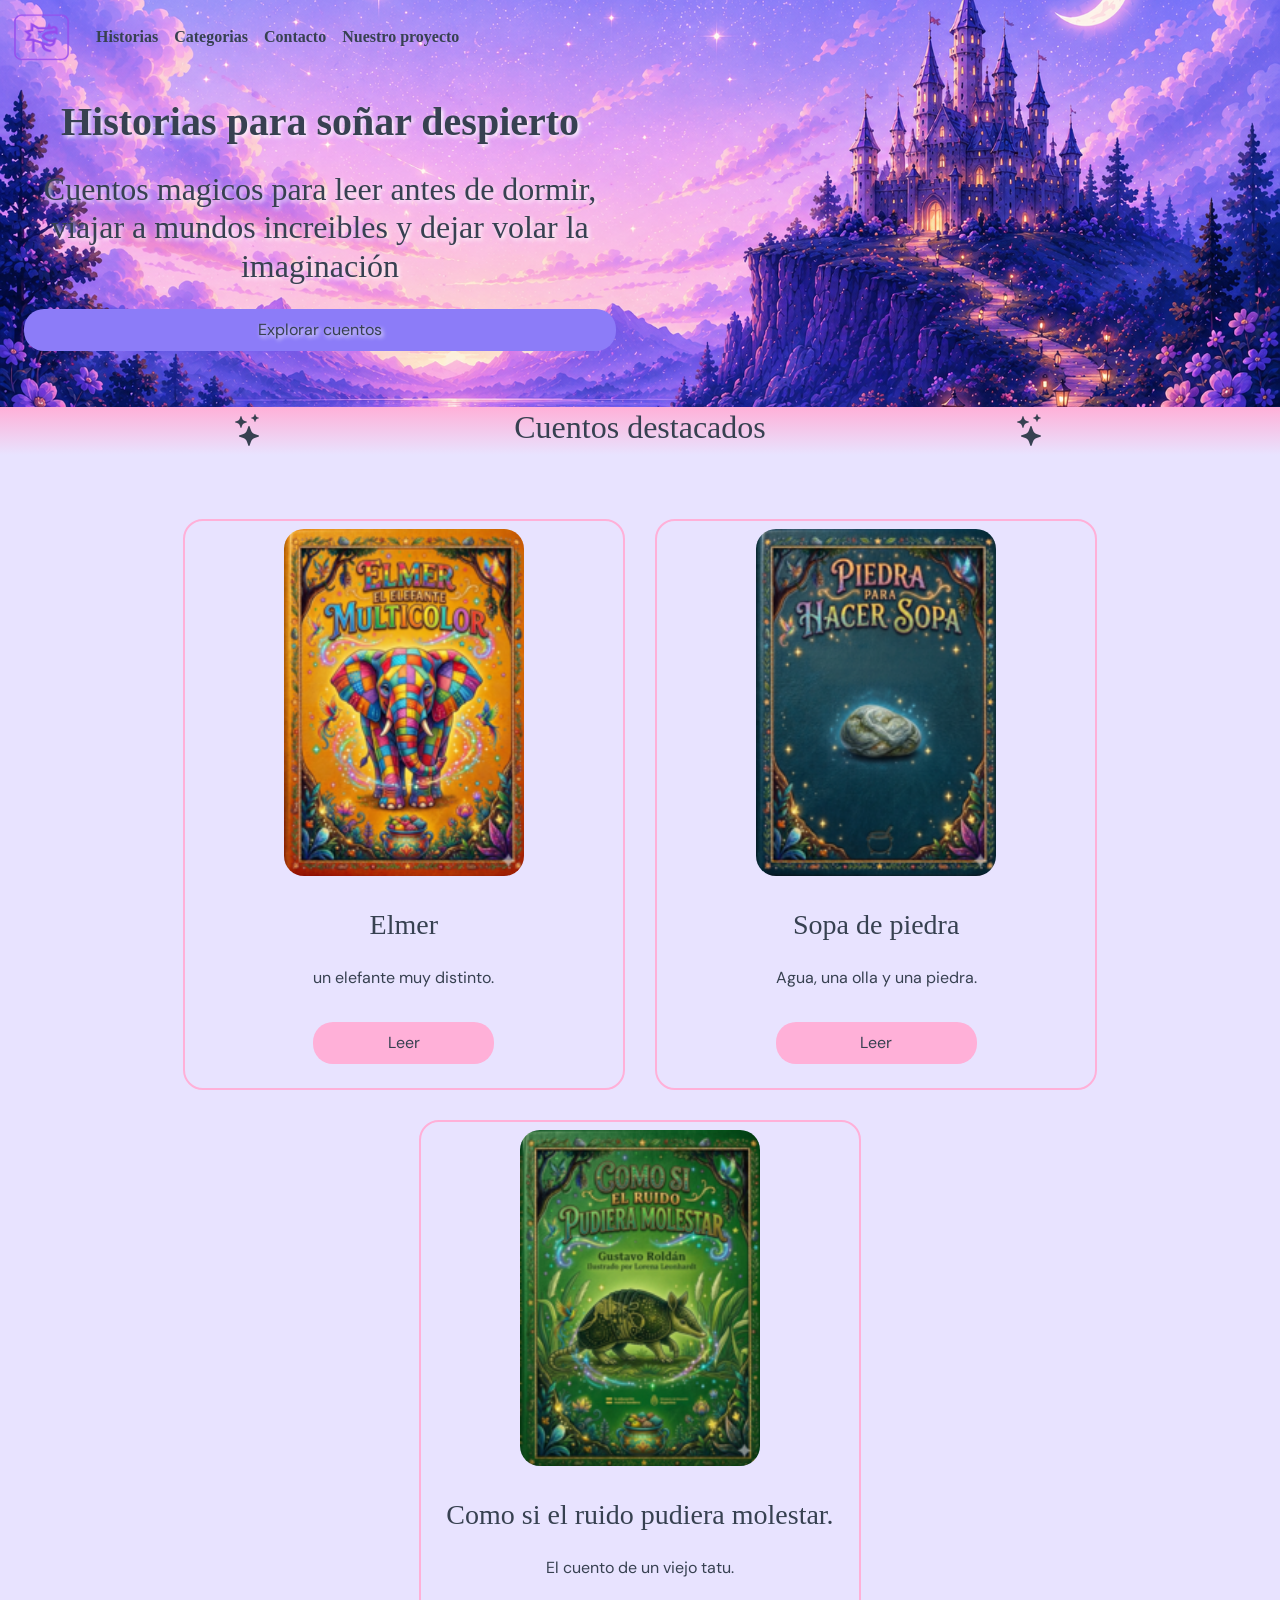
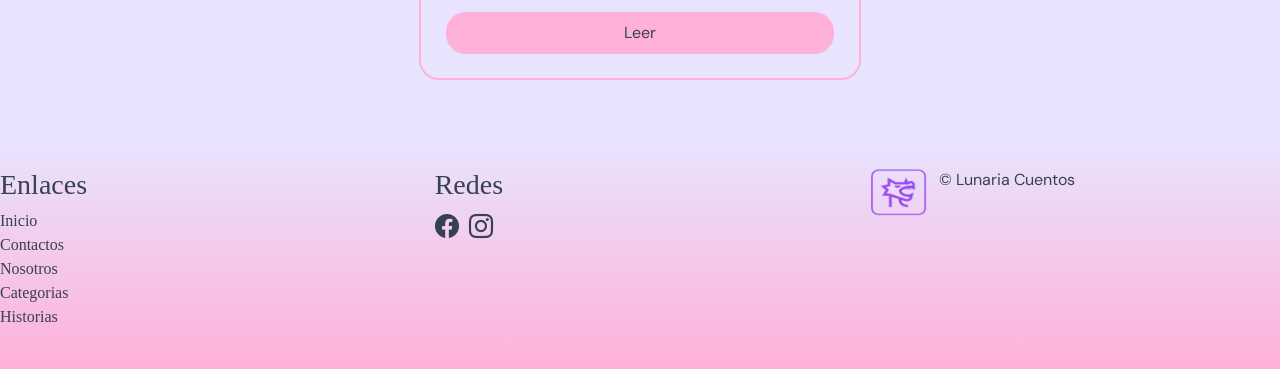
<file: index.html>
<!DOCTYPE html>
<html lang="en">

<head>
    <meta charset="UTF-8">
    <meta name="viewport" content="width=device-width, initial-scale=1.0">
    <meta name="description" content="Lunaria es un sitio de cuentos para todas las edades donde encontrarás historias de fantasía, naturaleza, animales, universo y clásicos. Descubre relatos llenos de imaginación y magia.">
     <meta name="keywords" content="Lunaria, cuentos, cuentos infantiles, cuentos para dormir, historias, lectura, imaginación, cuentos mágicos, cuentos online, cuentos para niños">
    <!-- bootstrap -->
    <link href="https://cdn.jsdelivr.net/npm/bootstrap@5.3.8/dist/css/bootstrap.min.css" rel="stylesheet"
        integrity="sha384-sRIl4kxILFvY47J16cr9ZwB07vP4J8+LH7qKQnuqkuIAvNWLzeN8tE5YBujZqJLB" crossorigin="anonymous">

    <!-- icon -->
    <link rel="stylesheet" href="https://cdn.jsdelivr.net/npm/bootstrap-icons@1.13.1/font/bootstrap-icons.min.css">

    <!-- my style -->
    <link rel="stylesheet" href="./style/style.css">

    <title>Lunaria | Cuentos llenos de magia e imaginación</title>
</head>

<body class="home">

    <header class="background-home ">
        <!-- navbar -->
        <nav class="navbar navbar-expand-lg ">
            <div class="container-fluid">
                <a class="navbar-brand" href="./index.html"><img
                        src="./img/Lunaria-Cuentos-1779578333157/logo nab (1).png" alt="" width="60" height="48"></a>
                <button class="navbar-toggler" type="button" data-bs-toggle="collapse"
                    data-bs-target="#navbarTogglerDemo02" aria-controls="navbarTogglerDemo02" aria-expanded="false"
                    aria-label="Toggle navigation">
                    <span class="navbar-toggler-icon"></span>
                </button>
                <div class="collapse navbar-collapse " id="navbarTogglerDemo02">
                    <ul class="navbar-nav me-auto mb-2 mb-lg-0">
                        <li class="nav-item">
                            <a class="nav-link" href="./page/stories.html">Historias</a>
                        </li>
                        <li class="nav-item">
                            <a class="nav-link" href="./page/category.html">Categorias</a>
                        </li>
                        <li class="nav-item">
                            <a class="nav-link" href="./page/contac.html">Contacto</a>
                        </li>
                        <li class="nav-item">
                            <a class="nav-link" href="./page/project.html">Nuestro proyecto</a>
                        </li>
                    </ul>

                </div>
            </div>
        </nav>

        <!-- hero -->

        <section class="hero">

            <h1>Historias para soñar despierto</h1>
            <h2> Cuentos magicos para leer antes de dormir, viajar a mundos increibles y dejar volar la imaginación</h2>
            <a class="hero-button" href="./page/stories.html"> Explorar cuentos</a>
        </section>



    </header>

    <main>
        <!-- cards -->

        <section class="card-titulo">
            <i class="bi bi-stars card-icon"></i>
            <h2>Cuentos destacados</h2>
            <i class="bi bi-stars card-icon"></i>
        </section>

        <section class="card-content">

            <article class="card">
                <img src="./img/tapas de cuentos/elmer(1).png" class="card-img"
                    alt=" CUENTO DE ELMER UN ELEFANTE MULTICOLOR">
                <div class="card-body">
                    <h3>Elmer</h3>
                    <p>un elefante muy distinto.</p>
                    <a class="card-button" href="/page/stories.html#cuento-elmer">Leer</a>
                </div>
            </article>

            <article class="card">
                <img src="./img/tapas de cuentos/sopa(1).png" class="card-img" alt="CUENTO SOPA DE PIEDRA">
                <div class="card-body">
                    <h3>Sopa de piedra</h3>
                    <p> Agua, una olla y una piedra.</p>
                    <a class="card-button"  href="/page/stories.html#sopa-de-piedra">Leer</a>
                </div>
            </article>

            <article class="card">
                <img src="./img/tapas de cuentos/ruido(1).png" class="card-img"
                    alt=" CUENTO COMO SI EL RUIDO PUDIERA MOLESTAR">
                <div class="card-body">
                    <h3>Como si el ruido pudiera molestar.</h3>
                    <p> El cuento de un viejo tatu.</p>
                    <a class="card-button" href="/page/stories.html#cuento-ruido">Leer</a>
                </div>
            </article>


        </section>



    </main>

    <footer class="global-footer  py-4">
        <div class="row">

            <!-- SECCIÓN ENLACES -->
            <section class="enlases-footer col-12 col-md-4 mb-3 mb-md-0">

                <h3 class="d-flex justify-content-start align-items-center" data-bs-toggle="collapse"
                    data-bs-target="#collapseEnlaces" role="button" aria-expanded="false">
                    Enlaces
                    <span class="d-md-none">▾</span>
                </h3>

                
                <div class="collapse d-md-block" id="collapseEnlaces">
                    <ul class="link-footer list-unstyled mt-2">
                        <li><a href="./index.html" class="text-decoration-none">Inicio</a></li>
                        <li><a href="./page/contac.html" class="text-decoration-none">Contactos</a></li>
                        <li><a href="./page/project.html" class="text-decoration-none">Nosotros</a></li>
                        <li><a href="./page/category.html" class="text-decoration-none">Categorias</a></li>
                        <li><a href="./page/stories.html" class="text-decoration-none">Historias</a></li>
                    </ul>
                </div>
            </section>


            <section class="redes-footer col-12 col-md-4 mb-3 mb-md-0">

                <h3>Redes</h3>

                <ul class="iconos-footer ">
                    <li><a href="https://www.facebook.com/" target="_blank"><i class="bi bi-facebook fs-4"></i></a></li>
                    <li><a href="https://www.instagram.com/" target="_blank"><i class="bi bi-instagram fs-4"></i></a>
                    </li>
                </ul>

            </section>


            <section class="logo-footer col-12 col-md-4 text-md-end text-center mt-3 mt-md-0">

                <img src="./img/Lunaria-Cuentos-1779578333157/logo nab (1).png" alt="LOGO DE LUNARIA" width="60"
                    height="48">
                <p class="mb-1">© Lunaria Cuentos</p>

            </section>

        </div>
    </footer>


    <script src="https://cdn.jsdelivr.net/npm/bootstrap@5.3.8/dist/js/bootstrap.bundle.min.js"
        integrity="sha384-FKyoEForCGlyvwx9Hj09JcYn3nv7wiPVlz7YYwJrWVcXK/BmnVDxM+D2scQbITxI"
        crossorigin="anonymous"></script>
</body>

</html>
</file>
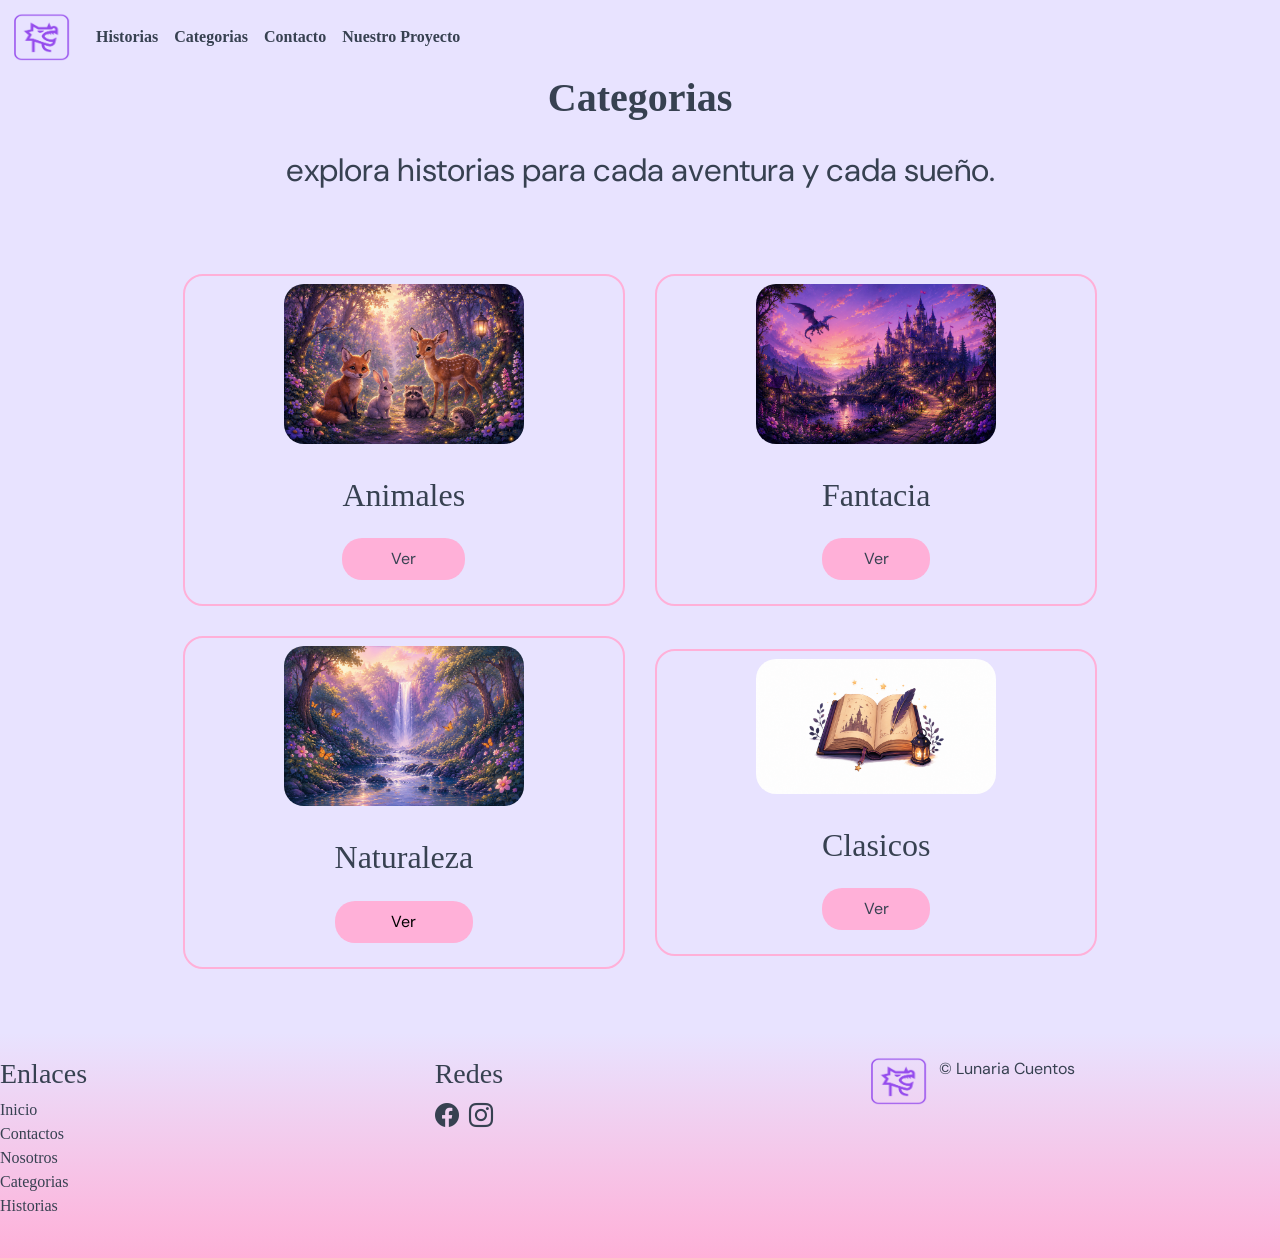
<file: page/category.html>
<!DOCTYPE html>
<html lang="en">

<head>
    <meta charset="UTF-8">
    <meta name="viewport" content="width=device-width, initial-scale=1.0">
    <meta name="description"content="Descubre cuentos organizados por categorías como Fantasía, Naturaleza, Animales y Clásicos para encontrar tu próxima historia favorita.">
    <meta name="keywords" content="cuentos, categorías, fantasía, naturaleza, animales, clásicos">
    <meta name="keywords"
        content="categorías de cuentos, cuentos de fantasía, cuentos de naturaleza, cuentos de animales, , cuentos clásicos, ">
    <!-- bootstrap -->
    <link href="https://cdn.jsdelivr.net/npm/bootstrap@5.3.8/dist/css/bootstrap.min.css" rel="stylesheet"
        integrity="sha384-sRIl4kxILFvY47J16cr9ZwB07vP4J8+LH7qKQnuqkuIAvNWLzeN8tE5YBujZqJLB" crossorigin="anonymous">
    <!-- iconos -->
    <link rel="stylesheet" href="https://cdn.jsdelivr.net/npm/bootstrap-icons@1.13.1/font/bootstrap-icons.min.css">
    <!-- my style -->
    <link rel="stylesheet" href="../style/style.css">
    <title>Categorías de cuentos | Lunaria</title>
</head>

<body>
    <header>
        <nav class="navbar navbar-expand-lg nav-page ">
            <div class="container-fluid">
                <a class="navbar-brand" href="../index.html"><img
                        src="../img/Lunaria-Cuentos-1779578333157/logo nab (1).png" alt=" LOGO LUNARIA" width="60"
                        height="48"></a>
                <button class="navbar-toggler" type="button" data-bs-toggle="collapse"
                    data-bs-target="#navbarTogglerDemo02" aria-controls="navbarTogglerDemo02" aria-expanded="false"
                    aria-label="Toggle navigation">
                    <span class="navbar-toggler-icon"></span>
                </button>
                <div class="collapse navbar-collapse " id="navbarTogglerDemo02">
                    <ul class="navbar-nav me-auto mb-2 mb-lg-0">
                        <li class="nav-item">
                            <a class="nav-link nav-enlase" href="./stories.html">Historias</a>
                        </li>
                        <li class="nav-item">
                            <a class="nav-link nav-enlase" href="./category.html">Categorias</a>
                        </li>
                        <li class="nav-item">
                            <a class="nav-link nav-enlase" href="./contac.html">Contacto</a>
                        </li>
                        <li class="nav-item">
                            <a class="nav-link nav-enlase" href="./project.html">Nuestro Proyecto</a>
                        </li>
                    </ul>

                </div>
            </div>
        </nav>
    </header>
    <main>
        <section class="category-titulo">
            <h1>Categorias</h1>
            <p> explora historias para cada aventura y cada sueño.</p>
        </section>

        <section class="card-content">
            <article class="card">
                <img src="../img/categorias/animales.png" alt="CATEGORIA CUENTOS DE ANIMALES" class="card-img ">
                <div class="card-body">
                    <h2>Animales</h2>
                    <a class="card-button" href="stories.html#cuento-ruido">Ver</a>
                </div>
            </article>

            <article class="card">
                <img src="../img/categorias/fantacia.png" alt="CATEGORIA CUENTOS DE FANTACIA" class="card-img ">

                <div class="card-body">
                    <h2>Fantacia</h2>
                    <a class="card-button" href="stories.html#cuento-elmer">Ver</a>
                </div>
            </article>

            <article class="card">
                <img src="../img/categorias/naturaleza.png" alt="CATEGORIA CUENTOS SOBRE LA NATURALEZA"
                    class="card-img ">
                <div class="card-body">
                    <h2>Naturaleza</h2>
                    <button class="card-button">Ver</button>
                </div>
            </article>

            <article class="card">
                <img src="../img/categorias/clasicos.png" alt="CATEGORIA CUENTOS CLASICOS" class="card-img ">
                <div class="card-body">
                    <h2>Clasicos</h2>
                    <a class="card-button" href="stories.html#sopa-de-piedra">Ver</a>
                </div>
            </article>


        </section>


    </main>

    <footer class="global-footer  py-4">
        <div class="row">

            <!-- SECCIÓN ENLACES -->
            <section class="enlases-footer col-12 col-md-4 mb-3 mb-md-0">

                <h3 class="d-flex justify-content-start align-items-center" data-bs-toggle="collapse"
                    data-bs-target="#collapseEnlaces" role="button" aria-expanded="false">
                    Enlaces
                    <span class="d-md-none">▾</span>
                </h3>


                <div class="collapse d-md-block" id="collapseEnlaces">
                    <ul class="link-footer list-unstyled mt-2">
                        <li><a href="../index.html" class="text-decoration-none">Inicio</a></li>
                        <li><a href="./contac.html" class="text-decoration-none">Contactos</a></li>
                        <li><a href="./project.html" class="text-decoration-none">Nosotros</a></li>
                        <li><a href="./category.html" class="text-decoration-none">Categorias</a></li>
                        <li><a href="./stories.html" class="text-decoration-none">Historias</a></li>
                    </ul>
                </div>
            </section>

            <!-- SECCION REDES -->
            <section class="redes-footer col-12 col-md-4 mb-3 mb-md-0">

                <h3>Redes</h3>

                <ul class="iconos-footer ">
                    <li><a href="https://www.facebook.com/" target="_blank"><i class="bi bi-facebook fs-4"></i></a></li>
                    <li><a href="https://www.instagram.com/" target="_blank"><i class="bi bi-instagram fs-4"></i></a>
                    </li>
                </ul>

            </section>


            <section class="logo-footer col-12 col-md-4 text-md-end text-center mt-3 mt-md-0">

                <img src="../img/Lunaria-Cuentos-1779578333157/logo nab (1).png" alt="LOGO DE LUNARIA" width="60"
                    height="48">
                <p class="mb-1">© Lunaria Cuentos</p>

            </section>

        </div>
    </footer>


    <script src="https://cdn.jsdelivr.net/npm/bootstrap@5.3.8/dist/js/bootstrap.bundle.min.js"
        integrity="sha384-FKyoEForCGlyvwx9Hj09JcYn3nv7wiPVlz7YYwJrWVcXK/BmnVDxM+D2scQbITxI"
        crossorigin="anonymous"></script>
</body>

</html>
</file>
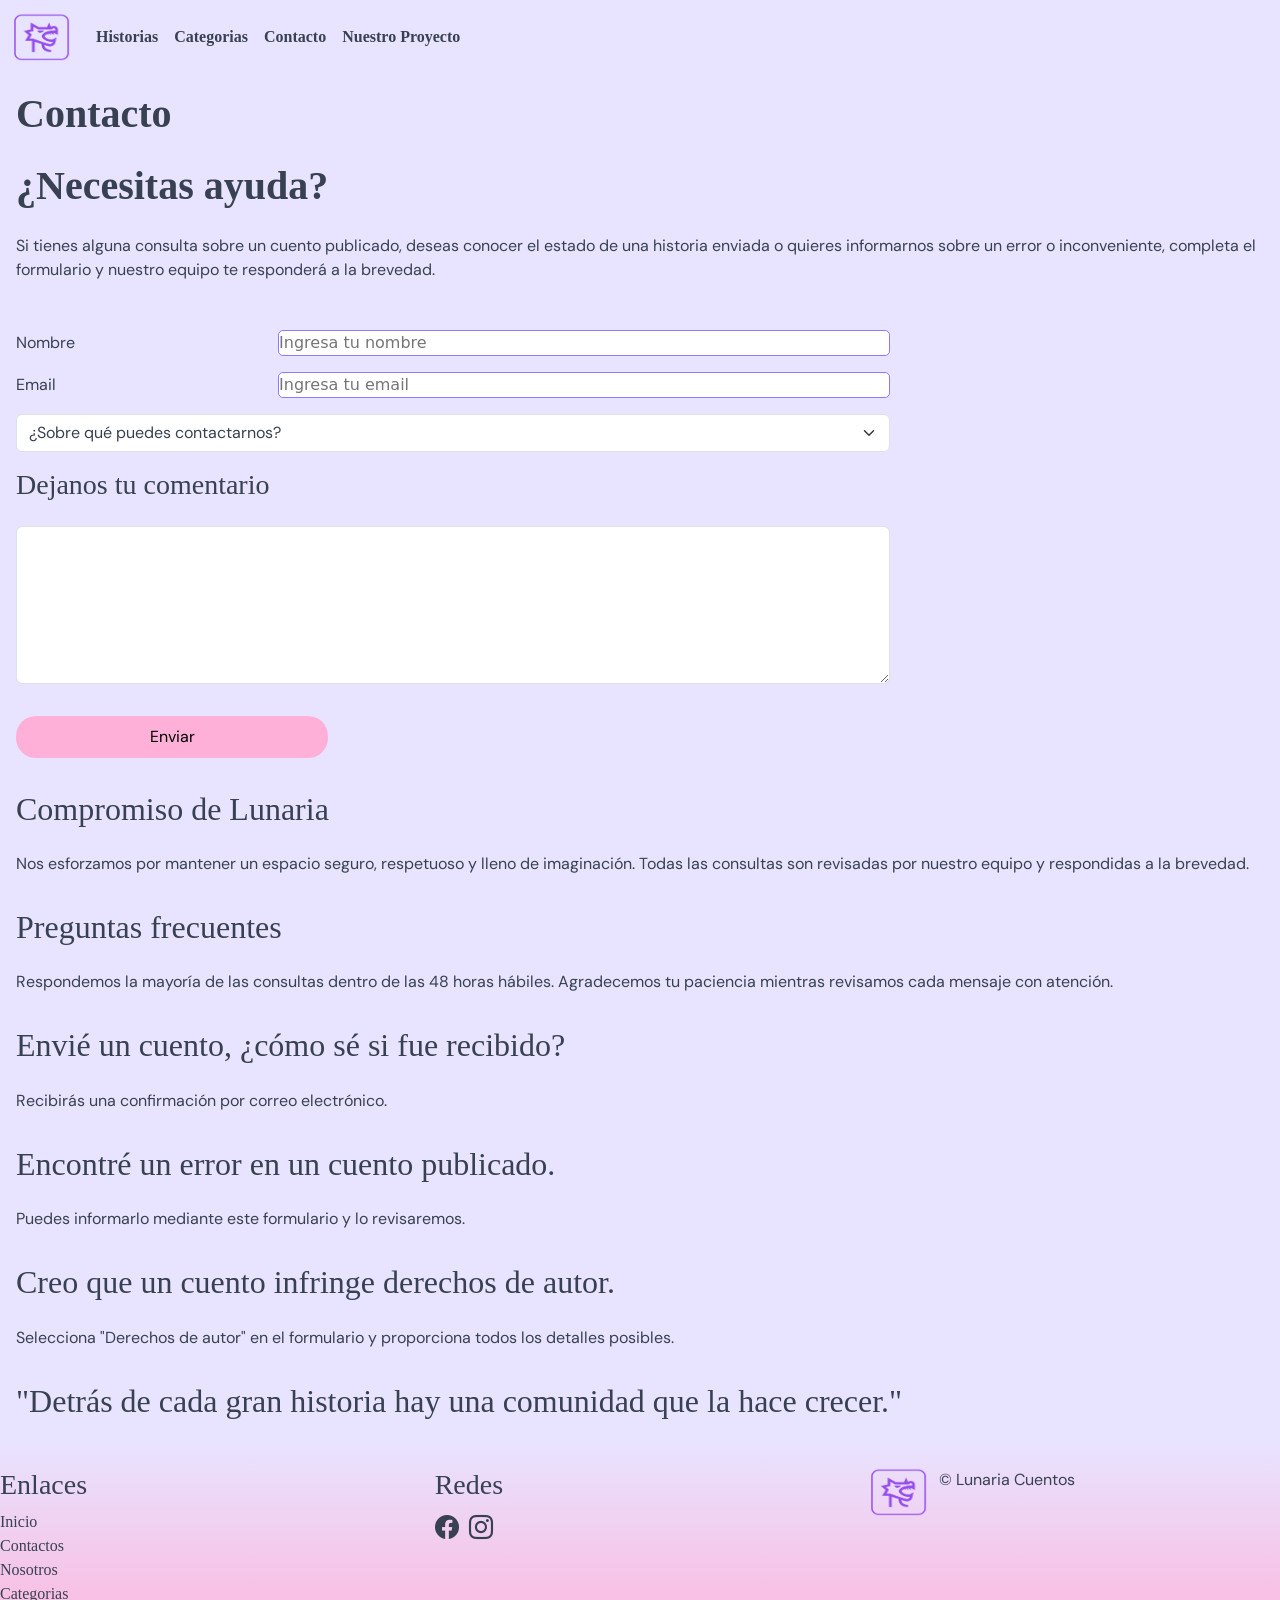
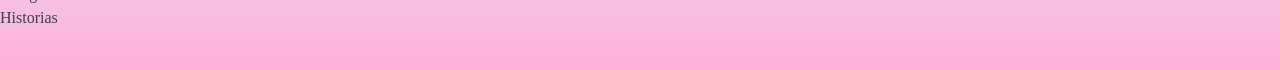
<file: page/contac.html>
<!DOCTYPE html>
<html lang="en">

<head>
    <meta charset="UTF-8">
    <meta name="viewport" content="width=device-width, initial-scale=1.0">
    <meta name="description" content="¿Tienes dudas, consultas o reclamos? Ponte en contacto con el equipo de Lunaria y te responderemos lo antes posible.">
    <meta name="keywords" content="contacto Lunaria, consultas, soporte, reclamos, ayuda, cuentos publicados, atención al usuario, dudas, historias">
    <!-- bootstrap -->
    <link href="https://cdn.jsdelivr.net/npm/bootstrap@5.3.8/dist/css/bootstrap.min.css" rel="stylesheet"
        integrity="sha384-sRIl4kxILFvY47J16cr9ZwB07vP4J8+LH7qKQnuqkuIAvNWLzeN8tE5YBujZqJLB" crossorigin="anonymous">
    <!-- iconos -->
    <link rel="stylesheet" href="https://cdn.jsdelivr.net/npm/bootstrap-icons@1.13.1/font/bootstrap-icons.min.css">

    <!-- my style -->
    <link rel="stylesheet" href="../style/style.css">
    <title>Contacto| Lunaria</title>
</head>

<body>
    <header class="content-hero-nav">
        <nav class="navbar navbar-expand-lg nav-page ">
            <div class="container-fluid">
                <a class="navbar-brand" href="../index.html"><img
                        src="../img/Lunaria-Cuentos-1779578333157/logo nab (1).png" alt="" width="60" height="48"></a>
                <button class="navbar-toggler" type="button" data-bs-toggle="collapse"
                    data-bs-target="#navbarTogglerDemo02" aria-controls="navbarTogglerDemo02" aria-expanded="false"
                    aria-label="Toggle navigation">
                    <span class="navbar-toggler-icon"></span>
                </button>
                <div class="collapse navbar-collapse" id="navbarTogglerDemo02">
                    <ul class="navbar-nav me-auto mb-2 mb-lg-0">
                        <li class="nav-item">
                            <a class="nav-link nav-enlase" href="./stories.html">Historias</a>
                        </li>
                        <li class="nav-item">
                            <a class="nav-link nav-enlase" href="./category.html">Categorias</a>
                        </li>
                        <li class="nav-item">
                            <a class="nav-link nav-enlase" href="./contac.html">Contacto</a>
                        </li>
                        <li class="nav-item">
                            <a class="nav-link nav-enlase" href="./project.html"> Nuestro Proyecto</a>
                        </li>
                    </ul>

                </div>
            </div>
        </nav>
    </header>
    <main>

        <section class="contato-encabezado">
            <h1>Contacto</h1>
            <h1>¿Necesitas ayuda?</h1>
            <p>Si tienes alguna consulta sobre un cuento publicado, deseas conocer el estado de una historia enviada
                o
                quieres informarnos sobre un error o inconveniente, completa el formulario y nuestro equipo te
                responderá a la brevedad.
            </p>
        </section>

        <section class="section-formulario">
            <form action="" class="formulario">

                <div class="form-input">
                    <label for="name">Nombre</label>
                    <input type="text" name="name" id="name" placeholder="Ingresa tu nombre" required>
                </div>

                <div class="form-input">
                    <label for="email">Email</label>
                    <input type="email" name="email" id="email" placeholder="Ingresa tu email" required>
                </div>

                <div class="form-input">
                    <select class="form-select" aria-label="Default select example">
                        <option selected>¿Sobre qué puedes contactarnos?</option>
                        <option value="1">Consultas</option>
                        <option value="2">Cuentos enviados</option>
                        <option value="3">Reclamos</option>
                        <option value="4">Derecho de autor</option>
                    </select>
                </div>

                <h3>Dejanos tu comentario</h3>

                <div class="mb-3 col-12 form-input">
                    
                    <textarea class="form-control " id="exampleFormControlTextarea1" rows="6"></textarea>
                </div>
                <button type="submit" class="boton-form">Enviar</button>
            </form>
        </section>

        <section class="contacto-info">

            <h2>Compromiso de Lunaria</h2>
            <p>Nos esforzamos por mantener un espacio seguro, respetuoso y lleno de imaginación. Todas las consultas son
                revisadas por nuestro equipo y respondidas a la brevedad.</p>

            <h2>Preguntas frecuentes</h2>

            <p>Respondemos la mayoría de las consultas dentro de las 48 horas hábiles. Agradecemos tu paciencia mientras
                revisamos cada mensaje con atención.</p>

            <h2>Envié un cuento, ¿cómo sé si fue recibido?</h2>
            <p>Recibirás una confirmación por correo electrónico.</p>

            <h2>Encontré un error en un cuento publicado.</h2>
            <p>Puedes informarlo mediante este formulario y lo revisaremos.</p>

            <h2>Creo que un cuento infringe derechos de autor.</h2>
            <p>Selecciona "Derechos de autor" en el formulario y proporciona todos los detalles posibles.</p>

            <h2>"Detrás de cada gran historia hay una comunidad que la hace crecer."</h2>


        </section>

    </main>

    <footer class="global-footer  py-4">
        <div class="row">

            <!-- SECCIÓN ENLACES -->
            <section class="enlases-footer col-12 col-md-4 mb-3 mb-md-0">

                <h3 class="d-flex justify-content-start align-items-center" data-bs-toggle="collapse"
                    data-bs-target="#collapseEnlaces" role="button" aria-expanded="false">
                    Enlaces
                    <span class="d-md-none">▾</span>
                </h3>


                <div class="collapse d-md-block" id="collapseEnlaces">
                    <ul class="link-footer list-unstyled mt-2">
                        <li><a href="../index.html" class="text-decoration-none">Inicio</a></li>
                        <li><a href="./contac.html" class="text-decoration-none">Contactos</a></li>
                        <li><a href="./project.html" class="text-decoration-none">Nosotros</a></li>
                        <li><a href="./category.html" class="text-decoration-none">Categorias</a></li>
                        <li><a href="./stories.html" class="text-decoration-none">Historias</a></li>
                    </ul>
                </div>
            </section>


            <section class="redes-footer col-12 col-md-4 mb-3 mb-md-0">

                <h3>Redes</h3>

                <ul class="iconos-footer ">
                    <li><a href="https://www.facebook.com/" target="_blank"><i class="bi bi-facebook fs-4"></i></a></li>
                    <li><a href="https://www.instagram.com/" target="_blank"><i class="bi bi-instagram fs-4"></i></a>
                    </li>
                </ul>

            </section>


            <section class="logo-footer col-12 col-md-4 text-md-end text-center mt-3 mt-md-0">

                <img src="../img/Lunaria-Cuentos-1779578333157/logo nab (1).png" alt="LOGO DE LUNARIA" width="60"
                    height="48">
                <p class="mb-1">© Lunaria Cuentos</p>

            </section>

        </div>
    </footer>





    <script src="https://cdn.jsdelivr.net/npm/bootstrap@5.3.8/dist/js/bootstrap.bundle.min.js"
        integrity="sha384-FKyoEForCGlyvwx9Hj09JcYn3nv7wiPVlz7YYwJrWVcXK/BmnVDxM+D2scQbITxI"
        crossorigin="anonymous"></script>
</body>

</html>
</file>
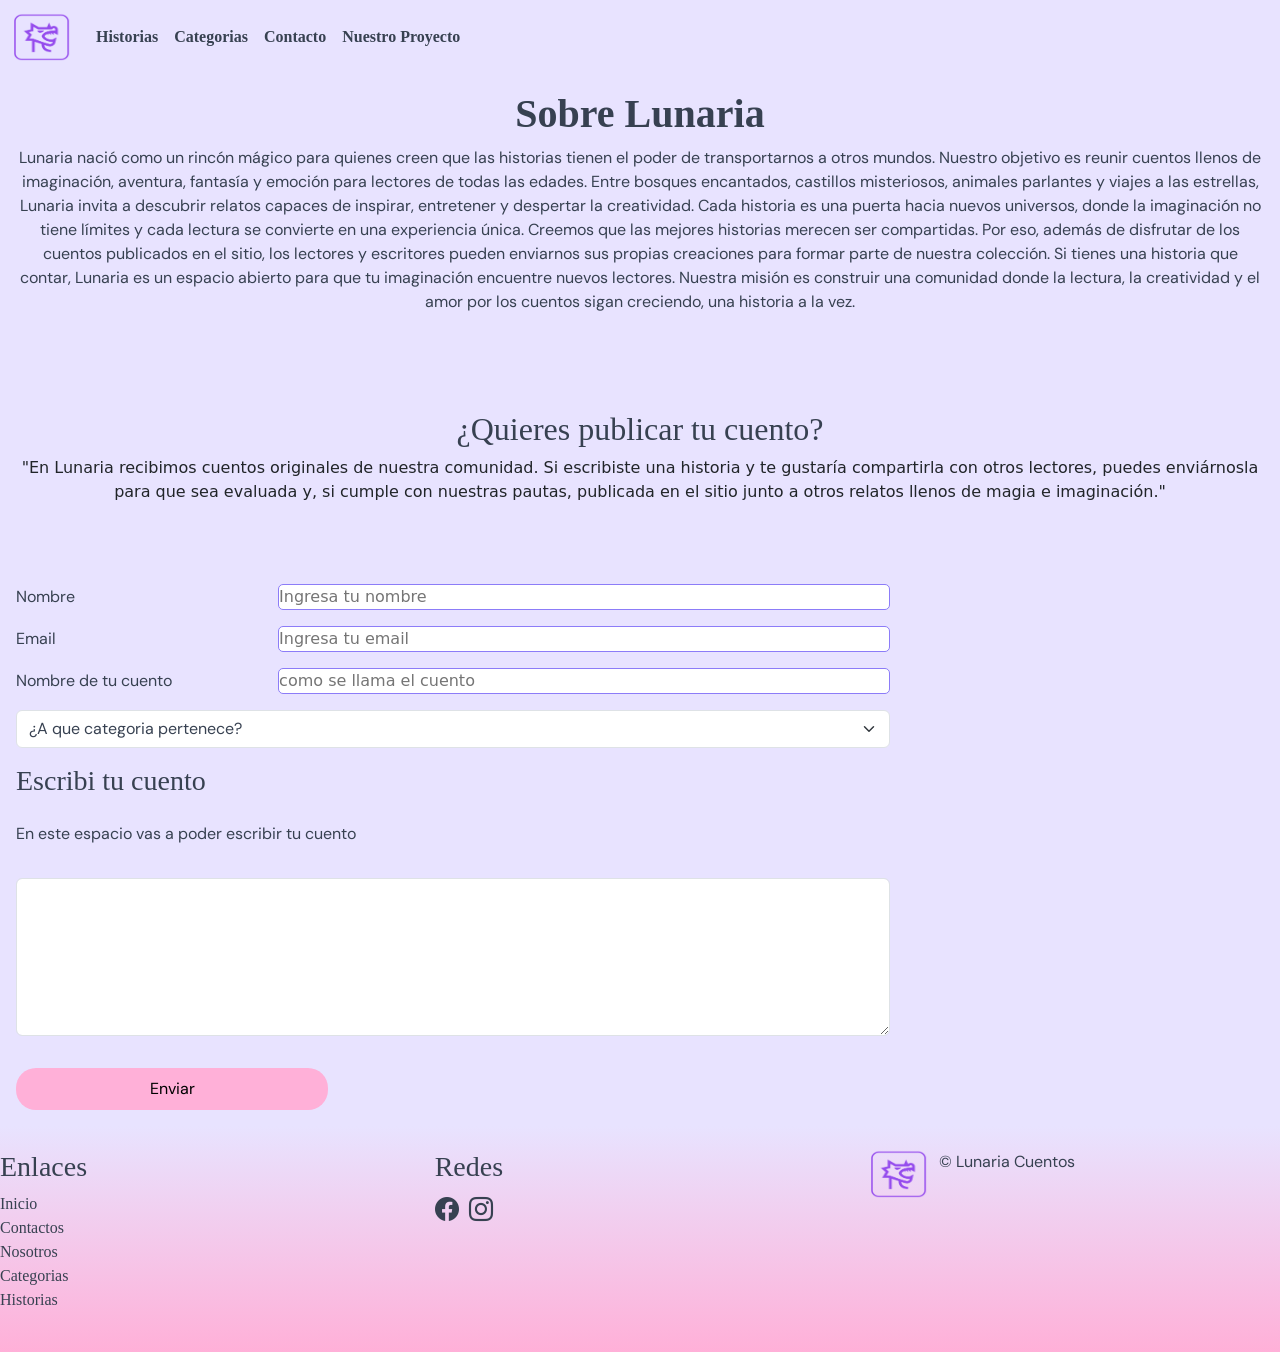
<file: page/project.html>
<!DOCTYPE html>
<html lang="en">

<head>
    <meta charset="UTF-8">
    <meta name="viewport" content="width=device-width, initial-scale=1.0">
    <meta name="description" content="Conoce la historia de Lunaria, nuestra misión de fomentar la lectura y cómo puedes compartir tus propios cuentos con la comunidad.">
    <meta name="keywords" content="Lunaria, sobre nosotros, comunidad de escritores, publicar cuentos, autores, cuentos originales, misión, lectura, imaginación">
    <!-- bootstrap -->
    <link href="https://cdn.jsdelivr.net/npm/bootstrap@5.3.8/dist/css/bootstrap.min.css" rel="stylesheet"
        integrity="sha384-sRIl4kxILFvY47J16cr9ZwB07vP4J8+LH7qKQnuqkuIAvNWLzeN8tE5YBujZqJLB" crossorigin="anonymous">
    <!-- iconos -->
    <link rel="stylesheet" href="https://cdn.jsdelivr.net/npm/bootstrap-icons@1.13.1/font/bootstrap-icons.min.css">

    <!-- my style -->
    <link rel="stylesheet" href="../style/style.css">
    <title>Nuestro Proyecto | Lunaria</title>
</head>

<body>
    <header class="content-hero-nav">
        <nav class="navbar navbar-expand-lg nav-page ">
            <div class="container-fluid">
                <a class="navbar-brand" href="../index.html"><img
                        src="../img/Lunaria-Cuentos-1779578333157/logo nab (1).png" alt="" width="60" height="48"></a>
                <button class="navbar-toggler" type="button" data-bs-toggle="collapse"
                    data-bs-target="#navbarTogglerDemo02" aria-controls="navbarTogglerDemo02" aria-expanded="false"
                    aria-label="Toggle navigation">
                    <span class="navbar-toggler-icon"></span>
                </button>
                <div class="collapse navbar-collapse" id="navbarTogglerDemo02">
                    <ul class="navbar-nav me-auto mb-2 mb-lg-0">
                        <li class="nav-item">
                            <a class="nav-link nav-enlase" href="./stories.html">Historias</a>
                        </li>
                        <li class="nav-item">
                            <a class="nav-link nav-enlase" href="./category.html">Categorias</a>
                        </li>
                        <li class="nav-item">
                            <a class="nav-link nav-enlase" href="./contac.html">Contacto</a>
                        </li>
                        <li class="nav-item">
                            <a class="nav-link nav-enlase" href="./project.html">Nuestro Proyecto</a>
                        </li>
                    </ul>

                </div>
            </div>
        </nav>
    </header>
    <main>
        <section class="encabezado-proyecto">
            <h1>Sobre Lunaria</h1>
        <p> 

            Lunaria nació como un rincón mágico para quienes creen que las historias tienen el poder de transportarnos a
            otros mundos. Nuestro objetivo es reunir cuentos llenos de imaginación, aventura, fantasía y emoción para
            lectores de todas las edades.

            Entre bosques encantados, castillos misteriosos, animales parlantes y viajes a las estrellas, Lunaria invita
            a descubrir relatos capaces de inspirar, entretener y despertar la creatividad. Cada historia es una puerta
            hacia nuevos universos, donde la imaginación no tiene límites y cada lectura se convierte en una experiencia
            única.

            Creemos que las mejores historias merecen ser compartidas. Por eso, además de disfrutar de los cuentos
            publicados en el sitio, los lectores y escritores pueden enviarnos sus propias creaciones para formar parte
            de nuestra colección. Si tienes una historia que contar, Lunaria es un espacio abierto para que tu
            imaginación encuentre nuevos lectores.

            Nuestra misión es construir una comunidad donde la lectura, la creatividad y el amor por los cuentos sigan
            creciendo, una historia a la vez.
        </p>
        </section>
        <section class="proyecto-publicar"> 
            <p>
                <h2>¿Quieres publicar tu cuento?</h2>

                "En Lunaria recibimos cuentos originales de nuestra comunidad. Si escribiste una historia y te gustaría
                compartirla con otros lectores, puedes enviárnosla para que sea evaluada y, si cumple con nuestras
                pautas, publicada en el sitio junto a otros relatos llenos de magia e imaginación."</p>


        </section>

        <section class="section-formulario">
            <form action="" class="formulario">

                <div class="form-input">
                    <label for="nombre">Nombre</label>
                    <input type="text"  name="nombre" id="nombre" placeholder="Ingresa tu nombre" required>
                </div>

                <div class="form-input">
                    <label for="correo">Email</label>
                    <input type="email" name="correo" id="correo" placeholder="Ingresa tu email" required>
                </div>

                
                <div class="form-input">
                    <label for="name">Nombre de tu cuento</label>
                    <input type="text"  name="name" id="name" placeholder="como se llama el cuento" required>
                </div>

                <div class="form-input">
                    <select class="form-select" aria-label="Default select example">
                        <option selected>¿A que categoria pertenece?</option>
                        <option value="1">Fantasía</option>
                        <option value="2">Animales</option>
                        <option value="3">Universo</option>
                        <option value="4">Naturaleza</option>
                    </select>
                </div>

                <h3>Escribi tu cuento </h3>
                <p>En este espacio vas a poder escribir tu cuento</p>

                <div class="mb-3 col-md-12 form-input">
                    
                    <textarea class="form-control " id="exampleFormControlTextarea1" rows="6"></textarea>
                    
                </div>
                <button type="submit" class="boton-form">Enviar</button>
            </form>
        </section>

    </main>
   <footer class="global-footer  py-4">
        <div class="row">

            <!-- SECCIÓN ENLACES -->
            <section class="enlases-footer col-12 col-md-4 mb-3 mb-md-0">

                <h3 class="d-flex justify-content-start align-items-center" data-bs-toggle="collapse"
                    data-bs-target="#collapseEnlaces" role="button" aria-expanded="false">
                    Enlaces
                    <span class="d-md-none">▾</span>
                </h3>

                
                <div class="collapse d-md-block" id="collapseEnlaces">
                    <ul class="link-footer list-unstyled mt-2">
                        <li><a href="../index.html" class="text-decoration-none">Inicio</a></li>
                        <li><a href="./contac.html" class="text-decoration-none">Contactos</a></li>
                        <li><a href="./project.html" class="text-decoration-none">Nosotros</a></li>
                        <li><a href="./category.html" class="text-decoration-none">Categorias</a></li>
                        <li><a href="./stories.html" class="text-decoration-none">Historias</a></li>
                    </ul>
                </div>
            </section>


            <section class="redes-footer col-12 col-md-4 mb-3 mb-md-0">

                <h3>Redes</h3>

                <ul class="iconos-footer ">
                    <li><a href="https://www.facebook.com/" target="_blank"><i class="bi bi-facebook fs-4"></i></a></li>
                    <li><a href="https://www.instagram.com/" target="_blank"><i class="bi bi-instagram fs-4"></i></a>
                    </li>
                </ul>

            </section>


            <section class="logo-footer col-12 col-md-4 text-md-end text-center mt-3 mt-md-0">

                <img src="../img/Lunaria-Cuentos-1779578333157/logo nab (1).png" alt="LOGO DE LUNARIA" width="60"
                    height="48">
                <p class="mb-1">© Lunaria Cuentos</p>

            </section>

        </div>
    </footer>



    <script src="https://cdn.jsdelivr.net/npm/bootstrap@5.3.8/dist/js/bootstrap.bundle.min.js"
        integrity="sha384-FKyoEForCGlyvwx9Hj09JcYn3nv7wiPVlz7YYwJrWVcXK/BmnVDxM+D2scQbITxI"
        crossorigin="anonymous"></script>
</body>

</html>
</file>
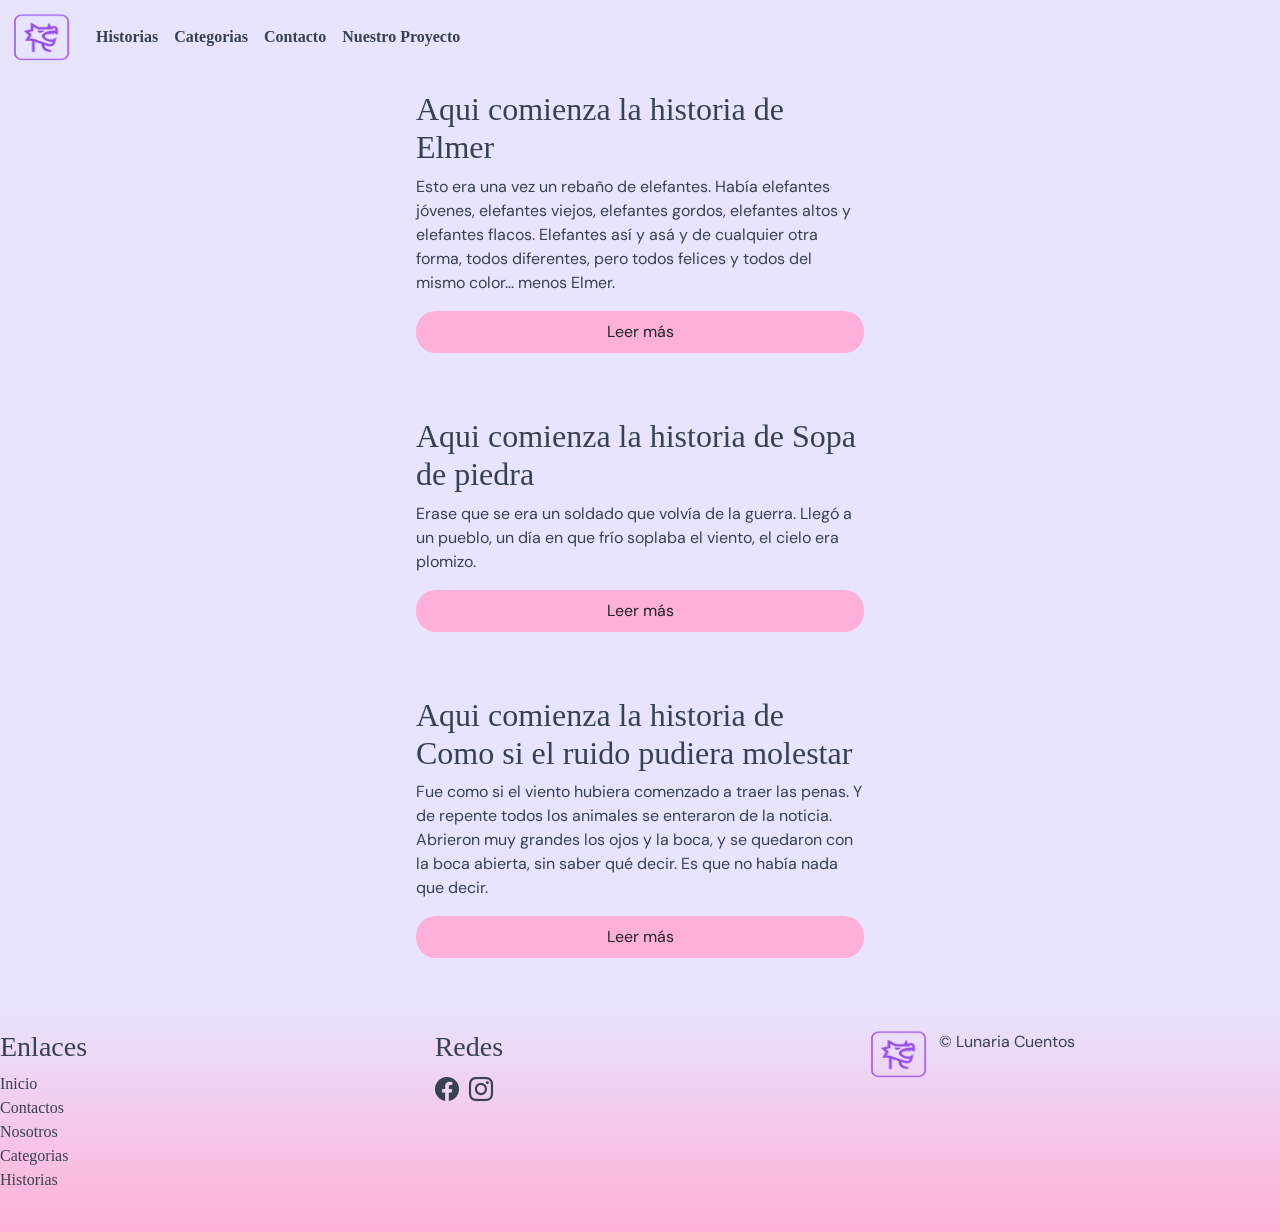
<file: page/stories.html>
<!DOCTYPE html>
<html lang="en">

<head>
    <meta charset="UTF-8">
    <meta name="viewport" content="width=device-width, initial-scale=1.0">
    <meta name="description" content="Explora una colección de cuentos de fantasía, naturaleza, animales y clásicos para disfrutar en cualquier momento.">
    <meta name="keywords" content="cuentos, historias, cuentos infantiles, cuentos clásicos, cuentos de fantasía, lectura online, biblioteca de cuentos">
    <!-- bootstrap -->
    <link href="https://cdn.jsdelivr.net/npm/bootstrap@5.3.8/dist/css/bootstrap.min.css" rel="stylesheet"
        integrity="sha384-sRIl4kxILFvY47J16cr9ZwB07vP4J8+LH7qKQnuqkuIAvNWLzeN8tE5YBujZqJLB" crossorigin="anonymous">
    <!-- iconos -->
    <link rel="stylesheet" href="https://cdn.jsdelivr.net/npm/bootstrap-icons@1.13.1/font/bootstrap-icons.min.css">

    <!-- my style -->
    <link rel="stylesheet" href="../style/style.css">
    <title>Cuentos | Lunaria</title>
</head>

<body>
    <header class="content-hero-nav">
        <nav class="navbar navbar-expand-lg nav-page ">
            <div class="container-fluid">
                <a class="navbar-brand" href="../index.html"><img
                        src="../img/Lunaria-Cuentos-1779578333157/logo nab (1).png" alt="" width="60" height="48"></a>
                <button class="navbar-toggler" type="button" data-bs-toggle="collapse"
                    data-bs-target="#navbarTogglerDemo02" aria-controls="navbarTogglerDemo02" aria-expanded="false"
                    aria-label="Toggle navigation">
                    <span class="navbar-toggler-icon"></span>
                </button>
                <div class="collapse navbar-collapse" id="navbarTogglerDemo02">
                    <ul class="navbar-nav me-auto mb-2 mb-lg-0">
                        <li class="nav-item">
                            <a class="nav-link nav-enlase" href="./stories.html">Historias</a>
                        </li>
                        <li class="nav-item">
                            <a class="nav-link nav-enlase" href="./category.html">Categorias</a>
                        </li>
                        <li class="nav-item">
                            <a class="nav-link nav-enlase" href="./contac.html">Contacto</a>
                        </li>
                        <li class="nav-item">
                            <a class="nav-link nav-enlase" href="./project.html">Nuestro Proyecto</a>
                        </li>
                    </ul>

                </div>
            </div>
        </nav>
    </header>
    <main>

        <section id="cuento-elmer" class="section-cuento ">

            <h2>Aqui comienza la historia de Elmer</h2>

            <p>
                Esto era una vez un rebaño de elefantes. Había
                elefantes jóvenes, elefantes viejos, elefantes gordos,
                elefantes altos y elefantes flacos. Elefantes así y asá y de
                cualquier otra forma, todos diferentes, pero todos felices
                y todos del mismo color... menos Elmer.
            </p>

            <details class="acordeon-cuento">
                <summary class="acordeon-boton">Leer más</summary>

                <div class="acordeon-texto">

                    <p> Elmer era diferente.
                        Elmer era de colores.
                        Elmer era amarillo.
                        y naranja
                        y rojo
                        y rosa
                        y morado
                        y azul
                        y verde
                        y negro
                        y blanco.
                        Elmer no era color elefante.

                        Y era Elmer el que hacía felices a los
                        elefantes. Algunas veces Elmer jugaba con
                        los elefantes, otras veces los elefantes
                        jugaban con él; pero casi siempre que
                        alguien se reía era porque Elmer había
                        hecho algo divertido

                        Una noche Elmer no podía dormir porque se puso a
                        pensar, y el pensamiento que estaba pensando era que
                        estaba harto de ser diferente. «¿Quién ha oído nunca
                        hablar de un elefante de colores?», pensó. «Por eso
                        todos se ríen cuando me ven.»
                        Y por la mañana temprano, cuando casi nadie estaba
                        todavía despierto del todo, Elmer se fue sin que los
                        demás se dieran cuenta.
                    </p>
                    <p>

                        Caminó a través de la selva y se encontró con otros animales.

                        Todos le decían:
                        -Buenos días, Elmer.
                        Y Elmer contestaba a cada uno:
                        -Buenos días.

                        Después de una larga caminata,
                        Elmer encontró lo que andaba
                        buscando: un árbol bastante alto. Un
                        árbol lleno de unos frutos color elefante.
                        Elmer agarró el tronco con la trompa
                        y sacudió y sacudió el árbol
                        hasta que todos los frutos cayeron
                        al suelo

                        Cuando el suelo quedó cubierto de frutos, Elmer se
                        tiró encima de ellos y se revolcó una vez y otra, de un
                        lado y del otro, hasta que no le quedó ni rastro de
                        amarillo, de naranja, de rojo, de rosa, de morado, de
                        azul, de verde, de negro o de blanco. Cuando terminó
                        de revolcarse, Elmer era igual que cualquier otro
                        elefante.

                        Después de esto, Elmer emprendió el camino de
                        vuelta a su rebaño. Se encontró de nuevo con los
                        animales.
                    </p>
                    <p>

                        Esta vez le decían todos:
                        -Buenos días, elefante.
                        Y Elmer sonreía y contestaba:
                        -Buenos días -y estaba encantado de que no le reconocieran

                        Cuando Elmer se encontró con los otros elefantes vio
                        que estaban todos de pie y muy quietos. Ninguno se dio
                        cuenta de que Elmer se acercaba y se ponía en el centro
                        del rebaño.

                        Al cabo de un rato Elmer se dio cuenta de que algo
                        raro pasaba; pero ¿qué podía ser? Miró a su alrededorг.
                        era la misma selva de siempre, el mismo cielo luminos

                        de siempre, la misma nube cargada de lluvia que
                        aparecía siempre de vez en cuando y finalmente los
                        mismos elefantes de siempre. Elmer los miró bien

                        Los elefantes permanecían completamente quietos.
                        Elmer no los había visto nunca tan serios. Cuanto más
                        miraba a aquellos elefantes tan serios, tan silenciosos,
                        tan quietos y tan aburridos, más ganas le entraban de
                        reír. Por fin no pudo aguantarse más, levantó la trompa
                        y gritó con todas sus fuerzas:

                        ¡¡¡¡¡¡¡¡¡TURUUUUUUUUUU!!!!!!!!

                        Los elefantes saltaron por el aire de pura sorpresa y
                        cayeron patas arriba:
                        -¡Ah, uh, oh...! -exclamaron, y luego vieron a
                        Elmer que se moría de risa.
                    </p>
                    <p>


                        -¡Elmer! -dijeron-. ¡Seguro que es Elmer!
                        Y todos los elefantes empezaron a reírse como nunca
                        se habían reído antes.


                        Y mientras se estaba riendo empezó a llover; la nube
                        descargaba toda el agua que llevaba y los colores de
                        Elmer empezaban a verse otra vez. Los elefantes se
                        reían cada vez más al ver que la lluvia duchaba a Elmer
                        y le devolvía sus colores naturales.
                        -¡Ay, Elmer! Tus bromas han sido siempre divertidas,


                        ero ésta ha sido la más divertida de todas -dijo un
                        viejo elefante, ahogándose de risa.
                        Y otro propuso:
                        -Vamos a celebrar una fiesta en honor de Elmer.
                        Todos nos pintaremos de colores y Elmer se pondrá
                        color elefante

                        Y eso fue justamente lo que todos los elefantes
                        hicieron. Cada uno se pintó como mejor le pareció y,
                        desde entonces, una vez al año repiten esa fiesta. Si en
                        uno de esos días especiales alguien ve a un elefante
                        color elefante, puede estar seguro de que es Elmer.
                    </p>
                </div>

            </details>

        </section>

        <section id="sopa-de-piedra" class="section-cuento">
            <h2>Aqui comienza la historia de Sopa de piedra</h2>
            <p>Erase que se era un soldado
                que volvía de la guerra.
                Llegó a un pueblo, un día
                en que frío soplaba el viento, el cielo
                era plomizo.
            </p>

            <details class="acordeon-cuento">
                <summary class="acordeon-boton">Leer más</summary>
                <div class="acordeon-texto">

                    <p>El pobre soldado tenía hambre.
                        Se detuvo ante una casa de las afueras
                        y pidió algo para comer.
                        —No tenemos nada, ni siquiera
                        para nosotros —le dijeron, de modo que
                        el soldado siguió su camino.

                        Se detuvo en la casa siguiente
                        y volvió a pedir un mendrugo de pan.
                        —No tenemos ni para nosotros
                        mismos —le volvieron a decir.
                        —¿Tienen acaso una olla? —preguntó
                        el soldado.
                        —Sí, tenemos un gran caldero
                        de hierro.
                        —¿Tienen un poco de agua? —siguió
                        preguntando.
                        —Sí, de eso hay mucho —le
                        contestaron.

                        —Llenen el caldero de agua
                        y pónganlo en el fuego —dijo el
                        soldado—, pues yo tengo una piedra
                        para hacer sopa.
                        —¿Una piedra para hacer sopa? —le
                        preguntaron—. ¿Qué es eso?
                        —Pues es una piedra con la que
                        se hace sopa —explicó el soldado.</p>

                    <p>Todos se reunieron a su alrededor,
                        para ver la maravilla. La dueña de casa
                        llenó la gran olla con agua y la colgó
                        sobre el fuego. El soldado sacó una
                        piedra de su bolsillo, una piedra que
                        no parecía muy diferente de las que uno
                        puede recoger en la calle, y la arrojó
                        a la olla.

                        —Ahora, dejémosla hervir —dijo.
                        De modo que todos se sentaron
                        a esperar que el agua hirviera.
                        Los vecinos curiosos se acercaron
                        a mirar la receta del soldado.
                        —¿Podrías darme un poquito de sal?
                        —dijo el soldado.
                        —Por supuesto —dijo la mujer, y sacó
                        la sal de un tarro.
                        El soldado tomó un puñado lleno y lo
                        puso dentro de la olla. Todos se sentaron
                        de nuevo a esperar.

                        —Unas pocas zanahorias no vendrían
                        mal en esta sopa —dijo el soldado con
                        añoranza.
                        —¡Oh!, si es por eso, tenemos algunas
                        —dijo la mujer, y sacándolas de debajo
                        de un banquillo, donde el soldado las
                        había visto, se las entregó. De modo que
                        pusieron las zanahorias en el caldero,
                        y mientras estas hervían, el soldado les
                        contaba las aventuras que había corrido.</p>

                    <p>—Unas pocas papas vendrían muy
                        bien, ¿no les parece? —dijo el soldado—.
                        Espesarían un poquito la sopa.
                        —Tenemos algunas papas —dijo una
                        de las vecinas—. Las traeré.
                        De modo que pelaron las papas y las
                        pusieron en la olla y siguieron esperando
                        que esta hirviera.

                        —Mmmmm, está muy buena, y una
                        cebolla daría muy buen gusto —dijo
                        el soldado.
                        —Corre a la casa de al lado y pídele
                        al vecino una cebolla, y dile que venga
                        a ver esto —dijo el granjero a su hijo
                        menor.
                        El chico así lo hizo y volvió con tres
                        cebollas. Mientras todos esperaban,
                        siguieron contando chistes y narrando
                        historias

                        —… Y no he probado repollo desde
                        que partí de casa de mi madre —decía
                        el soldado.
                        —Corre a la huerta de nuestra casa
                        y arranca un repollo —dijo otro lugareño
                        a su mujer.
                        Ella salió corriendo y volvió con
                        un repollo, que agregaron al caldo.

                        —No tardará mucho —dijo el soldado.
                        —Solo un poquito más —dijo la mujer,
                        revolviendo el caldo con un gran cucharón.
                    </p>

                    <p>En ese momento llegó un joven
                        de la aldea. Había salido de caza
                        y traía dos conejos.
                        —¡Justo lo que necesitamos para
                        darle el toque final! —exclamó el soldado,
                        y fue cosa de minutos que los conejos
                        estuvieran limpios y cortados dentro
                        de la olla.

                        —¡Hummm! —dijo el cazador, que tenía
                        hambre—. ¡Huele muy bien esta sopa!
                        —El viajero ha traído una piedra
                        —le explicó el granjero a su hijo— y está
                        preparando una sopa con ella...

                        Por fin la sopa estuvo lista y todos
                        la encontraron muy rica. Y hubo
                        suficiente para todos.
                        —Es una sopa maravillosa —dijo
                        el granjero.
                        —Es una piedra maravillosa —dijo
                        su mujer.
                        —Lo es —dijo el soldado— y siempre
                        les dará el mismo resultado si utilizan
                        la receta que les he dado hoy.

                        Y así terminaron la sopa. Y cuando
                        el soldado se despidió, le regaló
                        a la dueña de casa la piedra para pagarle
                        su hospitalidad. La buena mujer
                        se lo agradeció muchísimo.
                        —No es nada —dijo el soldado, y se
                        fue de la casa sin su piedra.</p>

                    <p>Pero por fortuna encontró otra, justo
                        antes de entrar al pueblo siguiente.</p>
                </div>


            </details>
        </section>

        <section id="cuento-ruido" class="section-cuento">
            <h2>Aqui comienza la historia de Como si el ruido pudiera molestar</h2>
            <p>Fue como si el viento hubiera
                comenzado a traer las penas.
                Y de repente todos los animales
                se enteraron de la noticia. Abrieron
                muy grandes los ojos y la boca, y se quedaron
                con la boca abierta, sin saber qué decir.
                Es que no había nada que decir.</p>
            <details class="acordeon-cuento">
                <summary class="acordeon-boton">Leer más</summary>
                <div class="acordeon-texto">
                    <p>Las nubes que trajo el viento taparon el
                        sol. Y el viento se quedó quieto, dejó de ser
                        viento y fue un murmullo entre las hojas, dejó
                        de ser murmullo y apenas fue una palabra que
                        corrió de boca en boca hasta que se perdió en la
                        distancia.
                        Ahora todos lo sabían: el viejo tatú estaba a
                        punto de morir.
                        Por eso los animales lo rodeaban,
                        cuidándolo, pero sin saber qué hacer.
                        —Es que no hay nada que hacer —dijo el tatú
                        con una voz que apenas se oía—. Además, me
                        parece que ya era hora.
                        Muchos hijos y muchísimos nietos tatucitos
                        miraban con una tristeza larga en los ojos</p>

                    <p>—¡Pero, don tatú, no puede ser! —dijo el
                        piojo—, si hasta ayer nomás nos contaba todas
                        las cosas que le hizo al tigre.
                        —¿Se acuerda de las veces que lo embromó
                        al zorro?
                        —¿Y de las aventuras que tuvo con don sapo?
                        —¡Y cómo se reía con las mentiras del sapo!
                        Varios quirquinchos, corzuelas y monos muy
                        chicos, que no habían oído hablar de la muerte,
                        miraban sin entender.
                        —¡Eh, don sapo! —dijo en voz baja un
                        monito—. ¿Qué le pasa a don tatú? ¿Por qué mi
                        papá dice que se va a morir?
                    </p>
                    <p>—Vamos, chicos —dijo el sapo—, vamos
                        hasta el río, yo les voy a contar.
                        Y un montón de quirquinchos, corzuelas y
                        monitos lo siguieron hasta la orilla del río, para
                        que el sapo les dijera qué era eso de la muerte.
                        Y les contó que todos los animales viven
                        y mueren. Que eso pasaba siempre, y que la
                        muerte, cuando llega a su debido tiempo, no era
                        una cosa mala.

                        —Pero don sapo —preguntó una corzuela—,
                        ¿entonces no vamos a jugar más con don tatú?
                        —No. No vamos a jugar más.
                        —¿Y él no está triste?
                        —Para nada. ¿Y saben por qué?
                        —No, don sapo, no sabemos…
                        —No está triste porque jugó mucho, porque
                        jugó todos los juegos. Por eso se va contento.
                        —Claro —dijo el piojo—. ¡Cómo jugaba!
                        —¡Pero tampoco va a pelear más con el tigre!
                        —No, pero ya peleó todo lo que podía. Nunca
                        lo dejó descansar tranquilo al tigre. También por
                        eso se va contento.
                        —¡Cierto! —dijo el piojo—. ¡Cómo peleaba!
                        —Y además, siempre anduvo enamorado.
                        También es muy importante querer mucho.</p>

                    <p>—¡Él sí que se divertía con sus cuentos, don
                        sapo! —dijo la iguana.
                        —¡Como para que no! Si más de una historia
                        la inventamos juntos, y por eso se va contento,
                        porque le gustaba divertirse y se divirtió mucho.
                        —Cierto —dijo el piojo—. ¡Cómo se divertía!

                        —Pero nosotros vamos a quedar tristes, don
                        sapo.
                        —Un poquito sí, pero... —la voz le quedó en
                        la garganta y los ojos se le mojaron al sapo—.
                        Bueno, mejor vamos a saludarlo por última vez.

                        —¿Qué está pasando que hay tanto silencio?
                        —preguntó el tatú con esa voz que apenas se
                        oía—. Creo que ya se me acabó la cuerda. ¿Me
                        ayudan a meterme en la cueva?

                        Al piojo, que estaba en la cabeza del ñandú,
                        se le cayó una lágrima, pero era tan chiquita
                        que nadie se dio cuenta.
                        El tatú miró para todos lados, después bajó
                        la cabeza, cerró los ojos, y murió.</p>

                    <p>Muchos ojos se mojaron, muchos dientes
                        se apretaron, por muchos cuerpos pasó un
                        escalofrío.
                        Todos sintieron que los oprimía una piedra
                        muy grande.
                        Nadie dijo nada.
                        Sin hacer ruido, como si el ruido pudiera
                        molestar, los animales se fueron alejando.
                        El viento sopló y sopló, y comenzó a llevarse
                        las penas. Sopló y sopló, y las nubes se abrieron
                        para que el sol se pusiera a pintar las flores.</p>
                    <p>El viento hizo ruido con las hojas de los árboles
                        y silbó entre los pastos secos.
                        —¿Se acuerdan —dijo el sapo— cuando
                        hizo el trato con el zorro para sembrar maíz?
                    </p>



                </div>

        </section>




    </main>
    <footer class="global-footer py-4">
        <div class="row">

            <!-- SECCIÓN ENLACES -->
            <section class="enlases-footer col-12 col-md-4 mb-3 mb-md-0">

                <h3 class="d-flex justify-content-start align-items-center" data-bs-toggle="collapse"
                    data-bs-target="#collapseEnlaces" role="button" aria-expanded="false">
                    Enlaces
                    <span class="d-md-none">▾</span>
                </h3>


                <div class="collapse d-md-block" id="collapseEnlaces">
                    <ul class="link-footer list-unstyled mt-2">
                        <li><a href="../index.html" class="text-decoration-none">Inicio</a></li>
                        <li><a href="./contac.html" class="text-decoration-none">Contactos</a></li>
                        <li><a href="./project.html" class="text-decoration-none">Nosotros</a></li>
                        <li><a href="./category.html" class="text-decoration-none">Categorias</a></li>
                        <li><a href="./stories.html" class="text-decoration-none">Historias</a></li>
                    </ul>
                </div>
            </section>


            <section class="redes-footer col-12 col-md-4 mb-3 mb-md-0">

                <h3>Redes</h3>

                <ul class="iconos-footer ">
                    <li><a href="https://www.facebook.com/" target="_blank"><i class="bi bi-facebook fs-4"></i></a></li>
                    <li><a href="https://www.instagram.com/" target="_blank"><i class="bi bi-instagram fs-4"></i></a>
                    </li>
                </ul>

            </section>


            <section class="logo-footer col-12 col-md-4 text-md-end text-center mt-3 mt-md-0">

                <img src="../img/Lunaria-Cuentos-1779578333157/logo nab (1).png" alt="LOGO DE LUNARIA" width="60"
                    height="48">
                <p class="mb-1">© Lunaria Cuentos</p>

            </section>

        </div>
    </footer>




    </footer>



    <script src="https://cdn.jsdelivr.net/npm/bootstrap@5.3.8/dist/js/bootstrap.bundle.min.js"
        integrity="sha384-FKyoEForCGlyvwx9Hj09JcYn3nv7wiPVlz7YYwJrWVcXK/BmnVDxM+D2scQbITxI"
        crossorigin="anonymous"></script>
</body>

</html>
</file>
<file: style/style.css>
@import url("https://fonts.googleapis.com/css2?family=Playfair+Display:ital,wght@0,400..900;1,400..900&display=swap");
@import url("https://fonts.googleapis.com/css2?family=DM+Sans:ital,opsz,wght@0,9..40,100..1000;1,9..40,100..1000&display=swap");
* {
  margin: 0;
  padding: 0;
}

a {
  text-decoration: none;
}

li {
  list-style: none;
}

main {
  background-color: #E8E3FF;
}

footer {
  background-color: #E8E3FF;
}

a {
  font-family: "Playfair", serif;
  color: #374151;
}

.hero h1 {
  font-family: "Playfair", serif;
  size: 64px;
  font-weight: bold;
  color: #374151;
}

h1 {
  font-family: "playfair", serif;
  size: 48px;
  font-weight: bold;
  color: #374151;
}

h2 {
  font-family: "playfair", serif;
  size: 36px;
  font-weight: semibold;
  color: #374151;
}

h3 {
  font-family: "playfair", serif;
  size: 36px;
  font-weight: semibold;
  color: #374151;
}

p {
  font-family: "DM Sans", sans-serif;
  color: #374151;
}

.card-content {
  font-family: "playfair", serif;
}

label {
  font-family: "DM Sans", sans-serif;
  color: #374151;
}

.form-select {
  font-family: "DM Sans", sans-serif;
  color: #374151;
}

.card-titulo {
  display: flex;
  flex-direction: row;
  justify-content: space-evenly;
  align-items: center;
  gap: 16px;
  margin: 0;
  text-align: center;
  font-family: "Playfair", serif;
  color: #374151;
  background: linear-gradient(to bottom, #FFB0D8, #E8E3FF);
}
@media (min-width: 1024px) {
  .card-titulo {
    font-size: 2rem;
  }
}

.card-content {
  display: flex;
  flex-direction: column;
  justify-content: space-around;
  align-items: center;
  gap: 16px;
  margin: 0;
  padding: 4rem 0.5rem 4rem 0.5rem;
}
@media (min-width: 768px) {
  .card-content {
    flex-direction: row;
    flex-wrap: wrap;
    justify-content: center;
    gap: 30px;
  }
}
.card-content .card {
  display: flex;
  flex-direction: column;
  justify-content: center;
  align-items: center;
  gap: 16px;
  width: 100%;
  max-width: 90%;
  height: auto;
  padding: 1.5rem;
  text-align: center;
  gap: 16px;
  margin: 0 auto;
  overflow: hidden;
  border: 2px solid #FFB0D8;
  border-radius: 20px;
  background-color: #E8E3FF;
}
@media (min-width: 768px) {
  .card-content .card {
    width: 45%;
    margin: 0;
    padding: 0.5rem;
  }
}
@media (min-width: 1024px) {
  .card-content .card {
    width: 35%;
    padding: 0.5rem;
  }
}
.card-content .card .card-img {
  display: block;
  width: 120px;
  height: auto;
  border-radius: 20px;
}
@media (min-width: 768px) {
  .card-content .card .card-img {
    width: 240px;
    height: auto;
  }
}
.card-content .card .card-body {
  display: flex;
  flex-direction: column;
  justify-content: center;
  align-items: center;
  gap: 16px;
}
.card-content .card .card-body .card-button {
  display: flex;
  padding: 9px;
  border: none;
  border-radius: 20px;
  background-color: #FFB0D8;
  font-family: "DM Sans", sans-serif;
  justify-content: center;
  text-align: center;
}
.card-content .card .card-body .card-button:hover {
  background-color: #A99DFF;
}
.card-content .card .card-body .card-button {
  width: 100%;
}

.global-footer {
  display: flex;
  width: 100%;
  flex-direction: column;
  justify-content: space-around;
  background: linear-gradient(to top, #FFB0D8, #E8E3FF);
}
.global-footer .enlases-footer .link-footer {
  display: flex;
  flex-direction: column;
  padding-left: 0px;
}
.global-footer .redes-footer .iconos-footer {
  display: flex;
  flex-direction: row;
  gap: 10px;
  padding-left: 0px;
}
.global-footer .logo-footer {
  display: flex;
  flex-direction: row;
  gap: 10px;
}

.formulario {
  display: flex;
  flex-direction: column;
  justify-content: start;
  align-items: center;
  gap: 16px;
  width: 100%;
  padding: 1rem;
}
@media (min-width: 768px) {
  .formulario {
    display: flex;
    flex-direction: column;
    justify-content: space-between;
    align-items: flex-start;
    gap: 16px;
  }
}
.formulario .form-input {
  display: flex;
  flex-direction: column;
  justify-content: start;
  align-items: center;
  gap: 16px;
}
@media (min-width: 768px) {
  .formulario .form-input {
    display: flex;
    flex-direction: row;
    justify-content: space-between;
    align-items: center;
    gap: 16px;
    width: 70%;
    margin-left: 0;
  }
}
.formulario .form-input input {
  border: 1px solid #8C7CF8;
  border-radius: 5px;
  outline: none;
}
@media (min-width: 768px) {
  .formulario .form-input input {
    width: 70%;
  }
}
.formulario .boton-form {
  display: flex;
  padding: 9px;
  border: none;
  border-radius: 20px;
  background-color: #FFB0D8;
  font-family: "DM Sans", sans-serif;
  justify-content: center;
  text-align: center;
}
.formulario .boton-form:hover {
  background-color: #A99DFF;
}
.formulario .boton-form {
  width: 100%;
}
@media (min-width: 768px) {
  .formulario .boton-form {
    width: 25%;
  }
}

.background-home .navbar .nav-link, .nav-page .nav-enlase {
  font-family: "Playfair", serif;
  color: #374151;
  size: 64px;
  font-weight: bold;
}
.background-home .navbar .nav-link:hover, .nav-page .nav-enlase:hover {
  color: #FFB0D8;
  text-decoration: underline solid 3px;
  text-underline-offset: 10px;
}

.nav-page {
  background-color: #E8E3FF;
}
.nav-page .nav-enlase {
  background-color: #E8E3FF;
}

.background-home {
  padding-bottom: 2rem;
  margin-bottom: 0;
  background-image: url("../img/fondos/fondo-claro.png");
  background-size: cover;
  background-position: center;
  background-repeat: no-repeat;
}
.hero {
  display: flex;
  flex-direction: column;
  justify-content: space-around;
  align-items: center;
  gap: 16px;
  width: 100%;
  max-width: 90%;
  height: auto;
  padding: 1.5rem;
  text-align: center;
  text-shadow: 2px 2px 4px white;
  gap: 16px;
  margin: 0 auto;
}
@media (min-width: 768px) {
  .hero {
    width: 50%;
    margin-left: 0;
  }
}
.hero .hero-button {
  display: flex;
  padding: 9px;
  border: none;
  border-radius: 20px;
  background-color: #8C7CF8;
  font-family: "DM Sans", sans-serif;
  justify-content: center;
  text-align: center;
}
.hero .hero-button:hover {
  background-color: #A99DFF;
}
.hero .hero-button {
  width: 100%;
}
@media (min-width: 768px) {
  .hero .hero-button {
    align-items: left;
  }
}

.category-titulo {
  display: flex;
  flex-direction: column;
  justify-content: space-evenly;
  align-items: center;
  gap: 16px;
  margin: 0;
  text-align: center;
}
@media (min-width: 1024px) {
  .category-titulo {
    font-size: 2rem;
  }
}

.contato-encabezado {
  display: flex;
  flex-direction: column;
  justify-content: start;
  align-items: start;
  gap: 16px;
  padding: 1rem;
  width: 100%;
}

.contacto-info {
  display: flex;
  flex-direction: column;
  justify-content: start;
  align-items: start;
  gap: 16px;
  padding: 1rem;
  width: 100%;
}

.encabezado-proyecto {
  text-align: center;
  margin-bottom: 2rem;
  padding: 1rem;
}

.proyecto-publicar {
  text-align: center;
  margin-top: 2rem;
  margin-bottom: 2rem;
  padding: 1rem;
}

.section-cuento {
  width: 100%;
  max-width: 480px;
  margin: 0 auto;
  padding: 16px;
  padding-bottom: 3rem;
  box-sizing: border-box;
}
.section-cuento .acordeon-boton {
  display: flex;
  padding: 9px;
  border: none;
  border-radius: 20px;
  background-color: #FFB0D8;
  font-family: "DM Sans", sans-serif;
  justify-content: center;
  text-align: center;
}
.section-cuento .acordeon-boton:hover {
  background-color: #A99DFF;
}
.section-cuento .acordeon-boton {
  width: 100%;
}
@media (min-width: 768px) {
  .section-cuento {
    display: flex;
    flex-direction: column;
  }
}

/*# sourceMappingURL=style.css.map */
</file>
